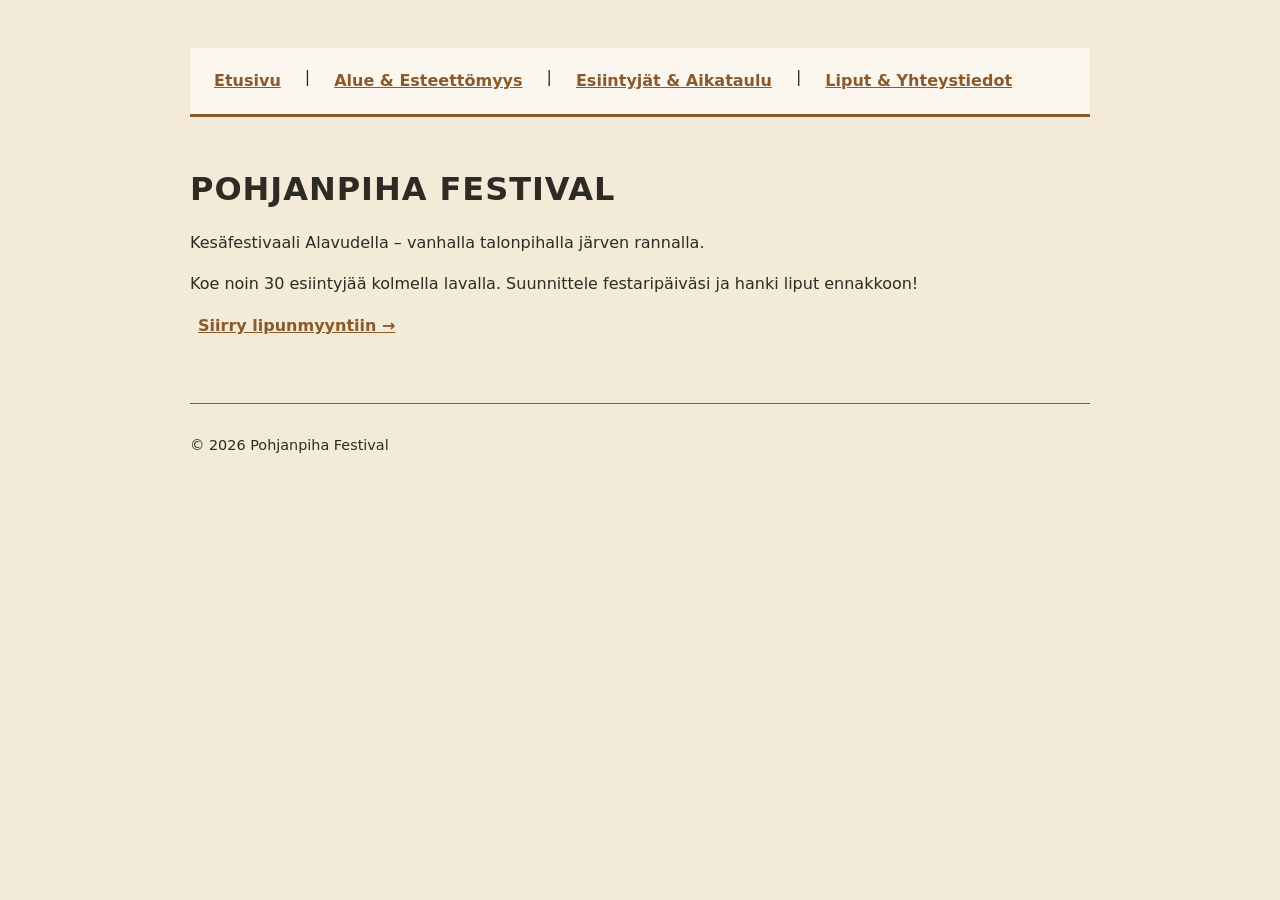
<file: index.html>
<!DOCTYPE html>
<html lang="fi">
<head>
    <meta charset="UTF-8">
    <meta name="viewport" content="width=device-width, initial-scale=1.0">
    <title>Etusivu - Pohjanpiha Festival</title>
    <link rel="stylesheet" href="style.css">
</head>
<body>
    <header>
        <nav>
            <a href="index.html">Etusivu</a> |
            <a href="about.html">Alue & Esteettömyys</a> |
            <a href="listing.html">Esiintyjät & Aikataulu</a> |
            <a href="contact.html">Liput & Yhteystiedot</a>
        </nav>
    </header>

    <main>
        <h1>Pohjanpiha Festival</h1>
        <p>Kesäfestivaali Alavudella – vanhalla talonpihalla järven rannalla.</p>
        <p>Koe noin 30 esiintyjää kolmella lavalla. Suunnittele festaripäiväsi ja hanki liput ennakkoon!</p>
        <p><a href="contact.html">Siirry lipunmyyntiin &rarr;</a></p>
    </main>

    <footer>
        <p>&copy; 2026 Pohjanpiha Festival</p>
    </footer>
</body>
</html>
</file>
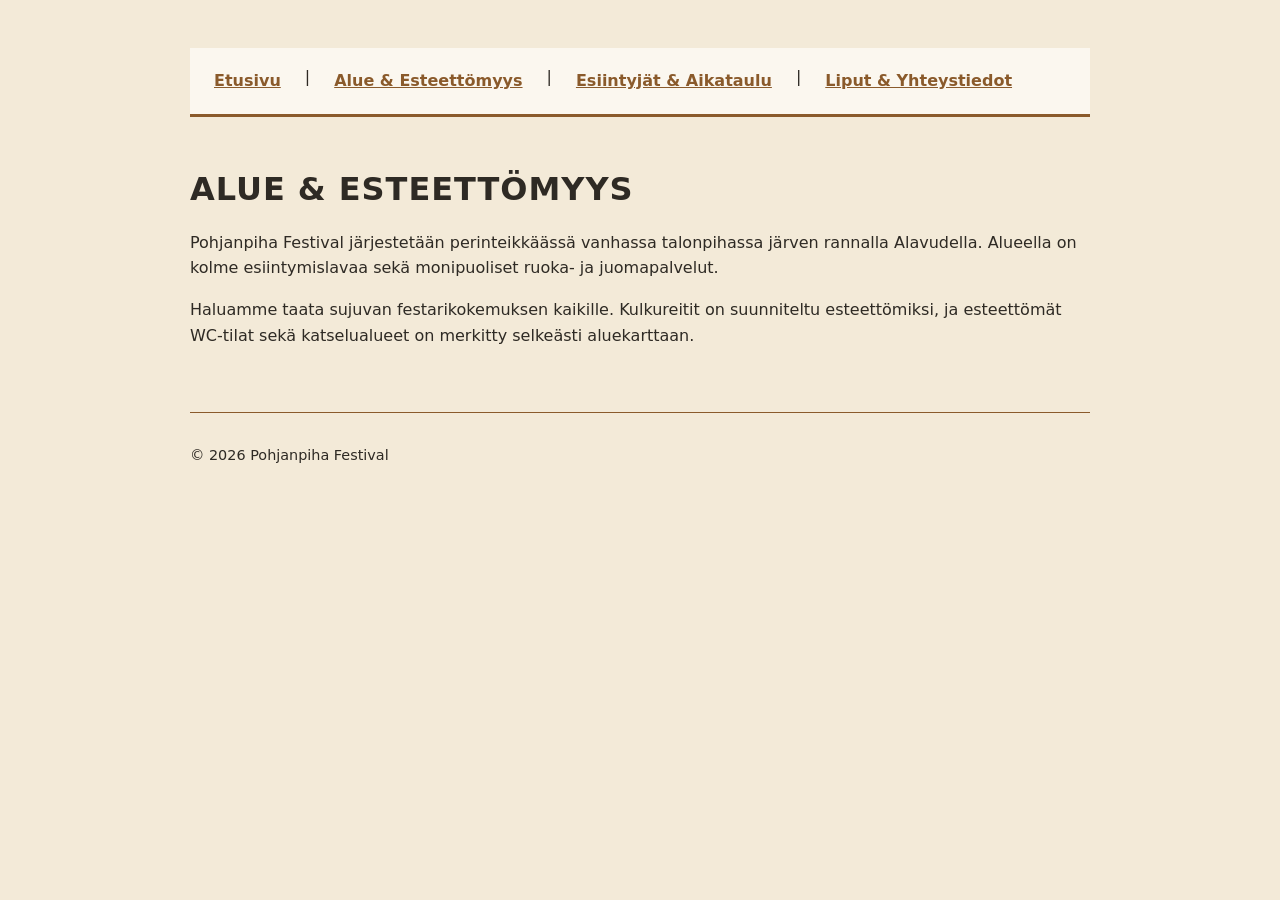
<file: about.html>
<!DOCTYPE html>
<html lang="fi">
<head>
    <meta charset="UTF-8">
    <meta name="viewport" content="width=device-width, initial-scale=1.0">
    <title>Alue & Esteettömyys - Pohjanpiha Festival</title>
    <link rel="stylesheet" href="style.css">
</head>
<body>
    <header>
        <nav>
            <a href="index.html">Etusivu</a> |
            <a href="about.html">Alue & Esteettömyys</a> |
            <a href="listing.html">Esiintyjät & Aikataulu</a> |
            <a href="contact.html">Liput & Yhteystiedot</a>
        </nav>
    </header>

    <main>
        <h1>Alue & Esteettömyys</h1>
        <p>Pohjanpiha Festival järjestetään perinteikkäässä vanhassa talonpihassa järven rannalla Alavudella. Alueella on kolme esiintymislavaa sekä monipuoliset ruoka- ja juomapalvelut.</p>
        <p>Haluamme taata sujuvan festarikokemuksen kaikille. Kulkureitit on suunniteltu esteettömiksi, ja esteettömät WC-tilat sekä katselualueet on merkitty selkeästi aluekarttaan.</p>
    </main>

    <footer>
        <p>&copy; 2026 Pohjanpiha Festival</p>
    </footer>
</body>
</html>
</file>
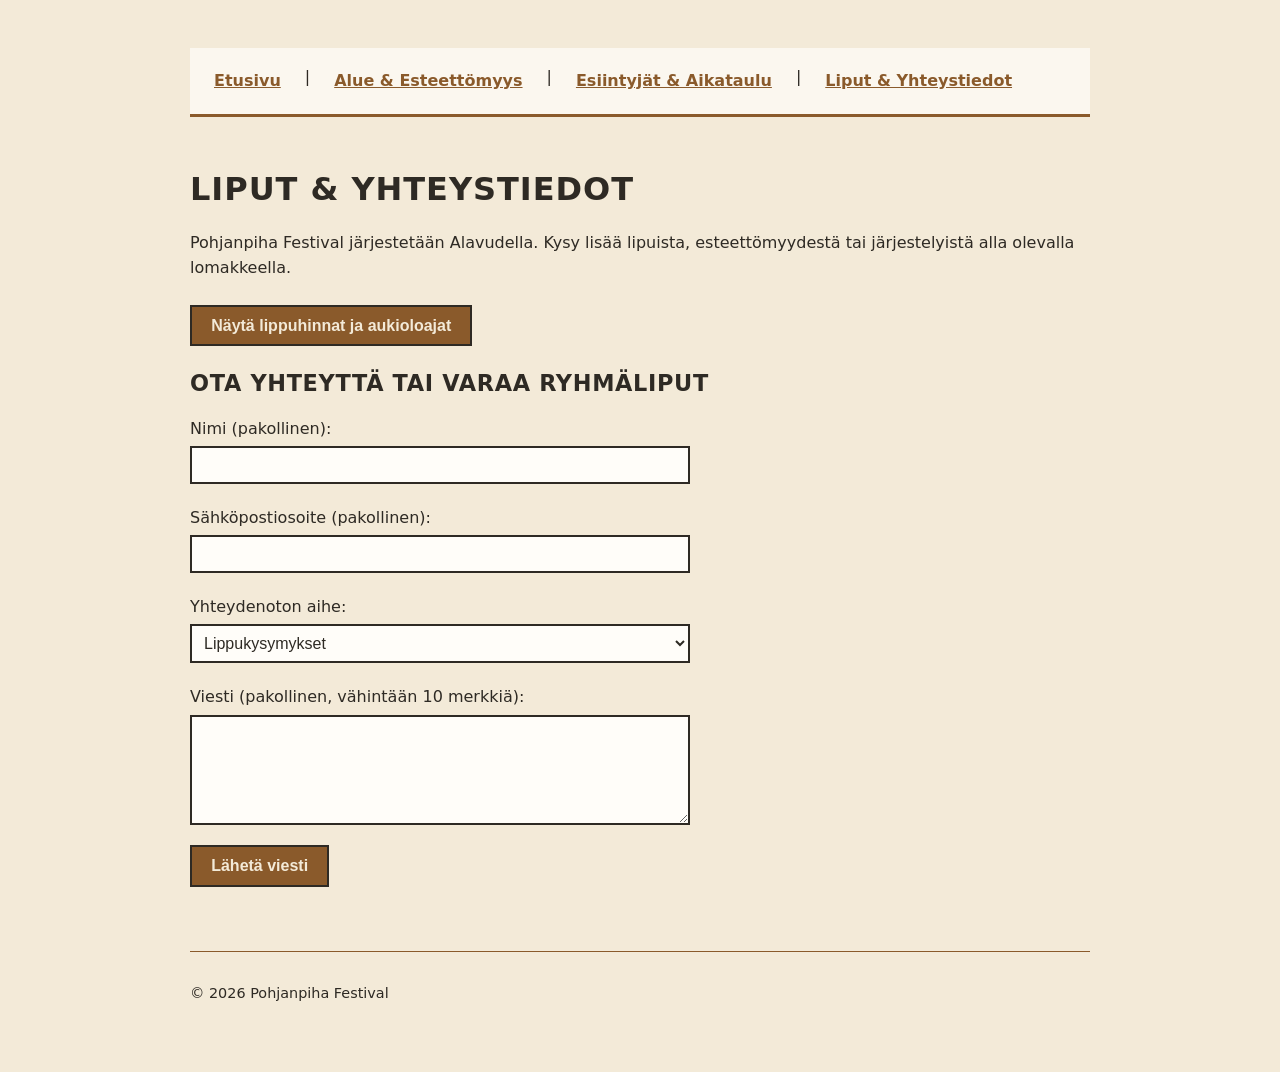
<file: contact.html>
<!DOCTYPE html>
<html lang="fi">
<head>
  <meta charset="UTF-8">
  <meta name="viewport" content="width=device-width, initial-scale=1.0">
  <title>Liput &amp; Yhteystiedot - Pohjanpiha Festival</title>
  <link rel="stylesheet" href="style.css">
  <script src="script.js" defer></script>
</head>
<body>
  <header>
    <nav>
      <a href="index.html">Etusivu</a> |
      <a href="about.html">Alue &amp; Esteettömyys</a> |
      <a href="listing.html">Esiintyjät &amp; Aikataulu</a> |
      <a href="contact.html">Liput &amp; Yhteystiedot</a>
    </nav>
  </header>

  <main>
    <h1>Liput &amp; Yhteystiedot</h1>
    <p>Pohjanpiha Festival järjestetään Alavudella. Kysy lisää lipuista, esteettömyydestä tai järjestelyistä alla olevalla lomakkeella.</p>

    <!-- Popover-valikko -->
    <div class="popover-alue">
      <button type="button" popovertarget="lippuinfo-popover" class="popover-nappi">
        Näytä lippuhinnat ja aukioloajat
      </button>

      <div id="lippuinfo-popover" popover class="popover-laatikko">
        <h2>Lippuhinnat &amp; Portit</h2>
        <ul>
          <li><strong>Perjantai-lippu:</strong> 59 € (portit klo 13.30)</li>
          <li><strong>Lauantai-lippu:</strong> 69 € (portit klo 13.00)</li>
          <li><strong>Kahden päivän lippu:</strong> 109 €</li>
        </ul>
        <button type="button" popovertarget="lippuinfo-popover" popovertargetaction="hide">
          Sulje ikkuna
        </button>
      </div>
    </div>

    <!-- Yhteydenottolomake -->
    <section aria-labelledby="lomake-otsikko">
      <h2 id="lomake-otsikko">Ota yhteyttä tai varaa ryhmäliput</h2>

      <form id="yhteydenotto-lomake" novalidate>
        <div class="lomake-kentta">
          <label for="nimi">Nimi (pakollinen):</label>
          <input type="text" id="nimi" name="nimi" required aria-describedby="nimi-virhe">
          <span id="nimi-virhe" class="virheteksti"></span>
        </div>

        <div class="lomake-kentta">
          <label for="sahkoposti">Sähköpostiosoite (pakollinen):</label>
          <input type="email" id="sahkoposti" name="sahkoposti" required aria-describedby="sahkoposti-virhe">
          <span id="sahkoposti-virhe" class="virheteksti"></span>
        </div>

        <div class="lomake-kentta">
          <label for="aihe">Yhteydenoton aihe:</label>
          <select id="aihe" name="aihe" aria-describedby="aihe-virhe">
            <option value="liput">Lippukysymykset</option>
            <option value="esteettomyys">Esteettömyys ja avustajat</option>
            <option value="muu">Muu palaute tai kysymys</option>
          </select>
          <span id="aihe-virhe" class="virheteksti"></span>
        </div>

        <div class="lomake-kentta">
          <label for="viesti">Viesti (pakollinen, vähintään 10 merkkiä):</label>
          <textarea id="viesti" name="viesti" rows="5" required aria-describedby="viesti-virhe"></textarea>
          <span id="viesti-virhe" class="virheteksti"></span>
        </div>

        <button type="submit" class="laheta-nappi">Lähetä viesti</button>
      </form>

      <!-- Ilmoitusalue ruudunlukijalle (role="status") -->
      <div id="lomake-status" role="status" aria-live="polite"></div>
    </section>
  </main>

  <footer>
    <p>&copy; 2026 Pohjanpiha Festival</p>
  </footer>
</body>
</html>
</file>
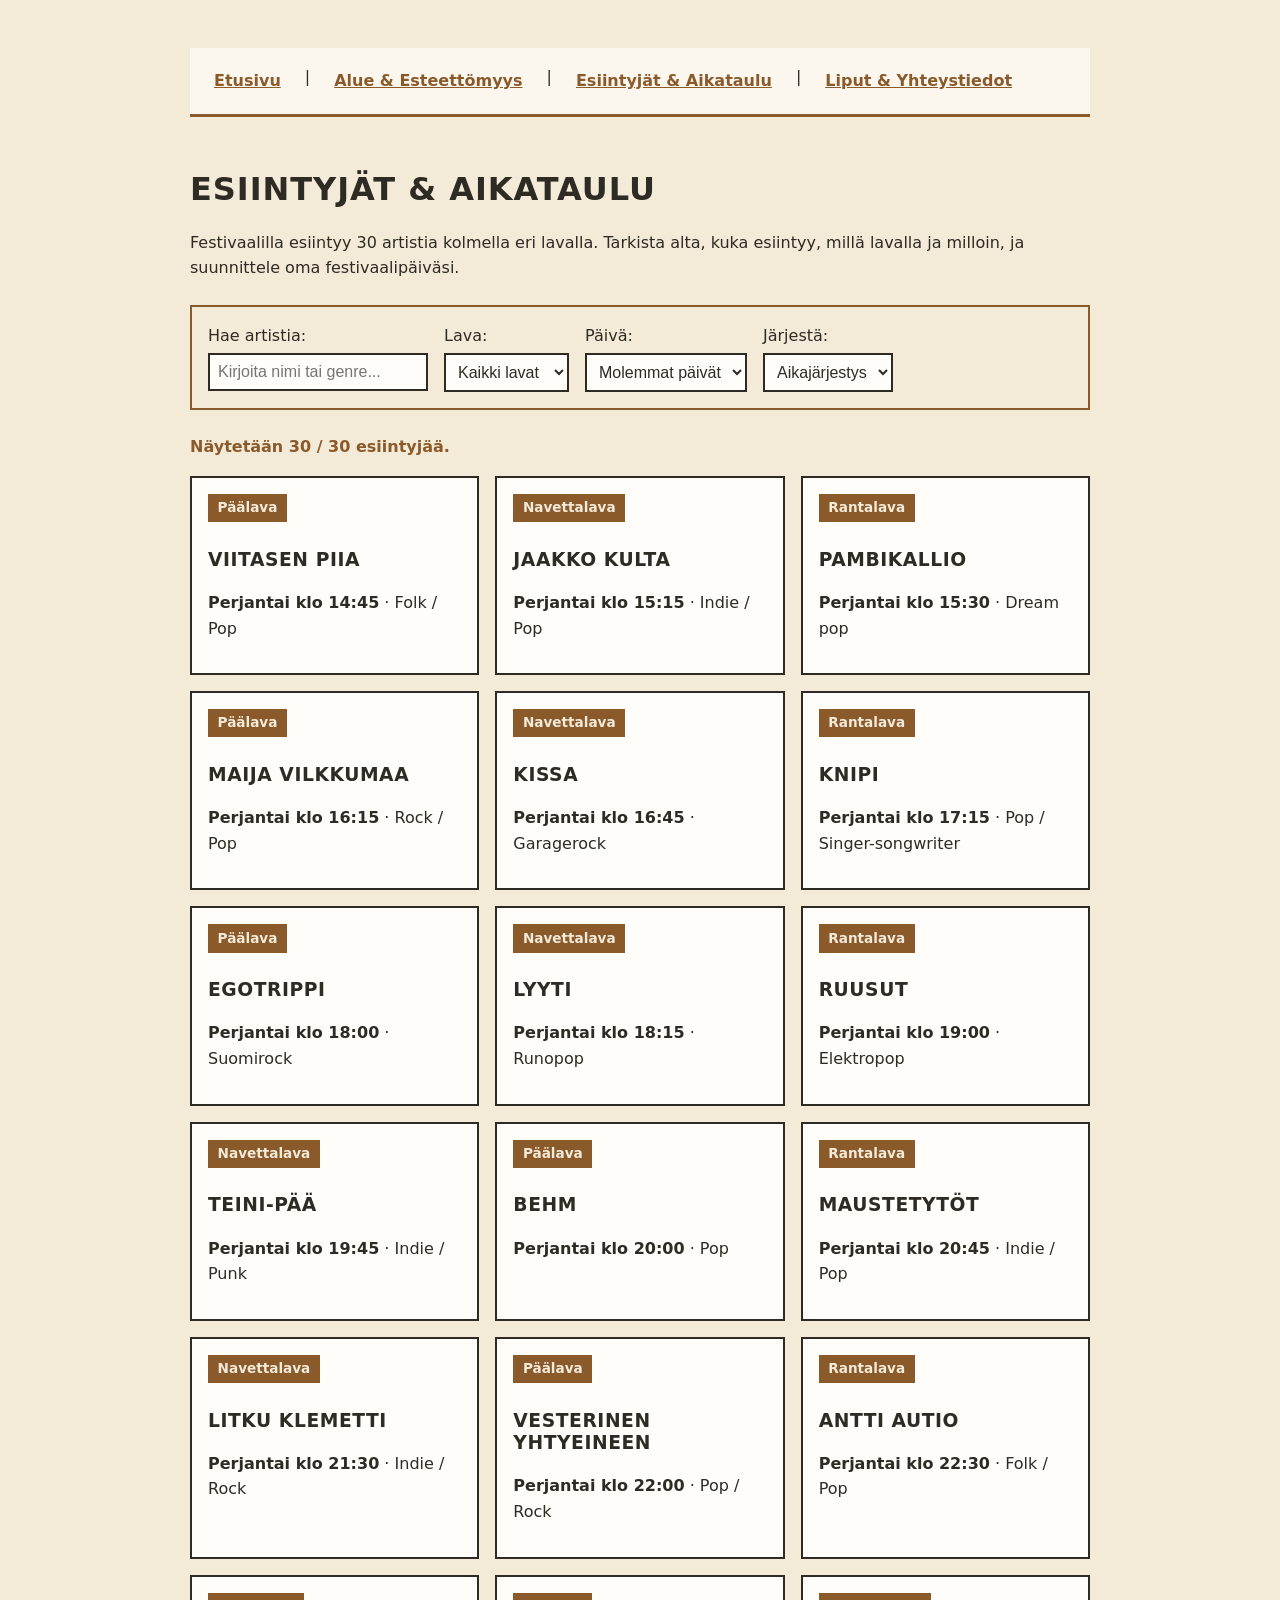
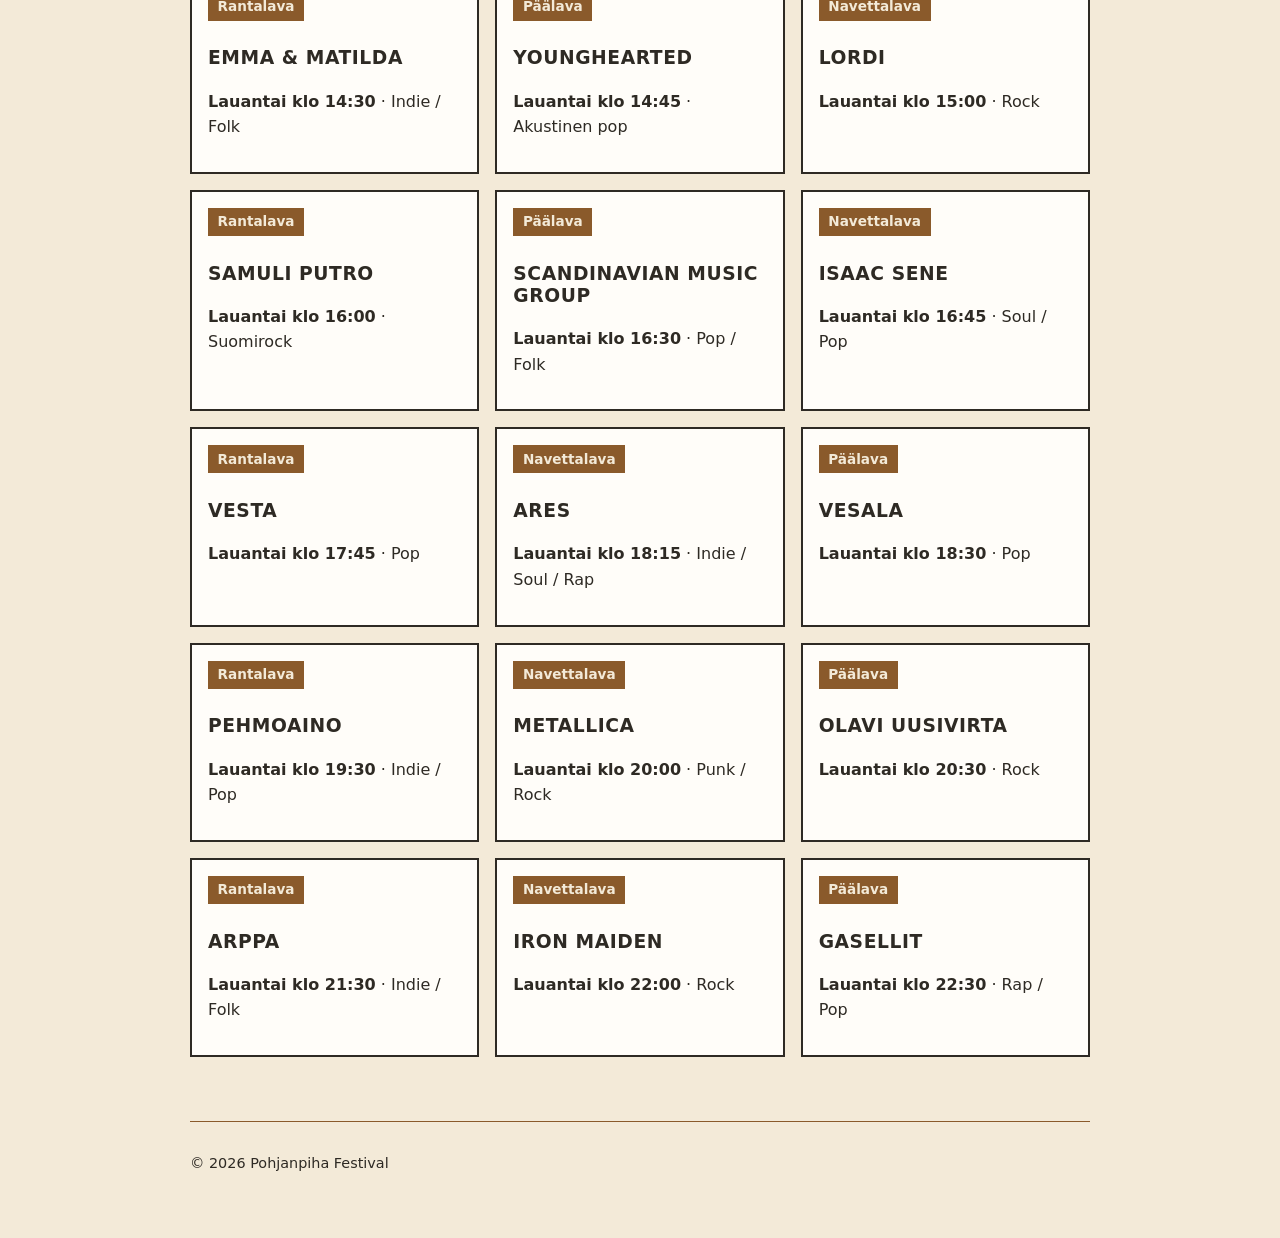
<file: listing.html>
<!DOCTYPE html>
<html lang="fi">
<head>
  <meta charset="UTF-8">
  <meta name="viewport" content="width=device-width, initial-scale=1.0">
  <title>Esiintyjät &amp; Aikataulu - Pohjanpiha Festival</title>
  <link rel="stylesheet" href="style.css">
  <script src="script.js" defer></script>
</head>
<body>
  <header>
    <nav>
      <a href="index.html">Etusivu</a> |
      <a href="about.html">Alue &amp; Esteettömyys</a> |
      <a href="listing.html">Esiintyjät &amp; Aikataulu</a> |
      <a href="contact.html">Liput &amp; Yhteystiedot</a>
    </nav>
  </header>

  <main>
    <h1>Esiintyjät &amp; Aikataulu</h1>
    <p>Festivaalilla esiintyy 30 artistia kolmella eri lavalla. Tarkista alta, kuka esiintyy, millä lavalla ja milloin, ja suunnittele oma festivaalipäiväsi.</p>

    <div class="suodattimet" role="search">
      <div>
        <label for="haku">Hae artistia:</label>
        <input type="search" id="haku" placeholder="Kirjoita nimi tai genre...">
      </div>

      <div>
        <label for="lava-suodatin">Lava:</label>
        <select id="lava-suodatin">
          <option value="kaikki">Kaikki lavat</option>
          <option value="Päälava">Päälava</option>
          <option value="Rantalava">Rantalava</option>
          <option value="Navettalava">Navettalava</option>
        </select>
      </div>

      <div>
        <label for="paiva-suodatin">Päivä:</label>
        <select id="paiva-suodatin">
          <option value="kaikki">Molemmat päivät</option>
          <option value="Perjantai">Perjantai</option>
          <option value="Lauantai">Lauantai</option>
        </select>
      </div>

      <div>
        <label for="jarjestys">Järjestä:</label>
        <select id="jarjestys">
          <option value="aika">Aikajärjestys</option>
          <option value="nimi">Nimi (A–Ö)</option>
        </select>
      </div>
    </div>

    <p id="tilarivi" aria-live="polite"></p>
    <ul id="esiintyjalista" class="korttilista"></ul>
  </main>

  <footer>
    <p>&copy; 2026 Pohjanpiha Festival</p>
  </footer>
</body>
</html>
</file>
<file: style.css>
/* Värit, fontit ja välit :rootissa */
:root {
  --bg: #f3ead8;          /* Vanhan paperin beige */
  --text: #2e2a24;        /* Tummanruskea */
  --accent: #8a5a2b;      /* Nahanruskea (briiffin korostusväri) */
  --surface: #fbf7ef;     /* Vaaleampi paperi korostuslaatikoille */

  --font-body: system-ui, -apple-system, 'Segoe UI', Roboto, sans-serif;
  --font-heading: 'Arial Black', Impact, system-ui, sans-serif;

  --space-s: 0.5rem;
  --space-m: 1rem;
  --space-l: 2rem;
}

/* Tumma tila seuraa järjestelmää (kontrasti > 4.5 : 1) */
@media (prefers-color-scheme: dark) {
  :root {
    --bg: #2e2a24;        /* Briiffin tummanruskea taustaksi */
    --text: #f3ead8;      /* Briiffin vanhan paperin beige tekstiksi */
    --accent: #e2a76f;    /* Vaalea nahanruskea, jotta kontrasti on riittävä */
    --surface: #3b362f;   /* Hieman vaaleampi ruskea korostuksille */
  }
}

/* Estetään sivuttaisvieritys 320 px leveydellä */
*, *::before, *::after {
  box-sizing: border-box;
}

html, body {
  max-width: 100%;
  overflow-x: hidden;
}

body {
  background-color: var(--bg);
  color: var(--text);
  font-family: var(--font-body);
  line-height: 1.6;
  margin: 0;
  padding: var(--space-m);
}

header, main, footer {
  max-width: 900px;
  margin-inline: auto;
  padding-block: var(--space-m);
}

/* Isot, vahvat kirjaimet */
h1, h2, h3 {
  font-family: var(--font-heading);
  font-weight: 900;
  text-transform: uppercase;
  letter-spacing: 0.03em;
  line-height: 1.2;
}

h1 {
  font-size: 2rem;
}

h2 {
  font-size: 1.4rem;
}

/* Navigaatio mobiilissa (320 px) */
nav {
  display: flex;
  flex-wrap: wrap;
  gap: var(--space-s);
  padding: var(--space-m);
  background-color: var(--surface);
  border-bottom: 3px solid var(--accent);
}

/* Linkit ja näkyvä fokus */
a {
  color: var(--accent);
  font-weight: 700;
  text-decoration: underline;
  padding: 0.25rem 0.5rem;
}

a:focus-visible {
  outline: 3px solid var(--accent);
  outline-offset: 2px;
}

/* Listat ja esiintyjälaatikot */
main ul {
  padding-left: 0;
  list-style: none;
  display: flex;
  flex-direction: column;
  gap: var(--space-m);
}

main ul li {
  background-color: var(--surface);
  padding: var(--space-m);
  border-left: 4px solid var(--accent);
}

footer {
  border-top: 1px solid var(--accent);
  margin-top: var(--space-l);
  font-size: 0.9rem;
}

/* Asettelu muuttuu työpöydälle */
@media (min-width: 768px) {
  body {
    padding: var(--space-l);
  }

  nav {
    gap: var(--space-m);
  }

  main ul {
    display: grid;
    grid-template-columns: repeat(3, 1fr);
  }
}





.suodattimet {
  display: flex;
  flex-wrap: wrap;
  gap: 1rem;
  margin: 1.5rem 0;
  padding: 1rem;
  border: 2px solid #8a5a2b;
  background-color: #f3ead8;
}

.suodattimet div {
  display: flex;
  flex-direction: column;
  gap: 0.3rem;
}

.suodattimet input,
.suodattimet select {
  padding: 0.5rem;
  font-size: 1rem;
  color: #2e2a24;
  background-color: #fffdf9;
  border: 2px solid #2e2a24;
}

.suodattimet input:focus,
.suodattimet select:focus {
  outline: 3px solid #8a5a2b;
  outline-offset: 2px;
}

#tilarivi {
  font-weight: bold;
  color: #8a5a2b;
  margin-bottom: 1rem;
}

.korttilista {
  list-style: none;
  padding: 0;
  display: grid;
  grid-template-columns: repeat(auto-fit, minmax(260px, 1fr));
  gap: 1rem;
}

.esiintyja-kortti {
  border: 2px solid #2e2a24;
  padding: 1rem;
  background-color: #fffdf9;
}

.badge {
  display: inline-block;
  background-color: #8a5a2b;
  color: #f3ead8;
  padding: 0.2rem 0.6rem;
  font-size: 0.85rem;
  font-weight: bold;
  margin-bottom: 0.5rem;
}













/* Popover-valikko */
.popover-alue {
  margin: 1.5rem 0;
}

.popover-nappi,
.laheta-nappi {
  background-color: #8a5a2b;
  color: #f3ead8;
  border: 2px solid #2e2a24;
  padding: 0.6rem 1.2rem;
  font-size: 1rem;
  font-weight: bold;
  cursor: pointer;
}

.popover-nappi:focus,
.laheta-nappi:focus {
  outline: 3px solid #2e2a24;
  outline-offset: 2px;
}

.popover-laatikko {
  border: 3px solid #8a5a2b;
  background-color: #f3ead8;
  color: #2e2a24;
  padding: 1.5rem;
  max-width: 400px;
}

/* Yhteydenottolomake */
.lomake-kentta {
  display: flex;
  flex-direction: column;
  gap: 0.3rem;
  margin-bottom: 1rem;
  max-width: 500px;
}

.lomake-kentta input,
.lomake-kentta select,
.lomake-kentta textarea {
  padding: 0.5rem;
  font-size: 1rem;
  border: 2px solid #2e2a24;
  background-color: #fffdf9;
  color: #2e2a24;
}

.lomake-kentta input:focus,
.lomake-kentta select:focus,
.lomake-kentta textarea:focus {
  outline: 3px solid #8a5a2b;
  outline-offset: 2px;
}

.virheteksti {
  color: #9e1b1b;
  font-weight: bold;
  font-size: 0.9rem;
}

#lomake-status {
  margin-top: 1rem;
  font-weight: bold;
  color: #2e2a24;
}
</file>
